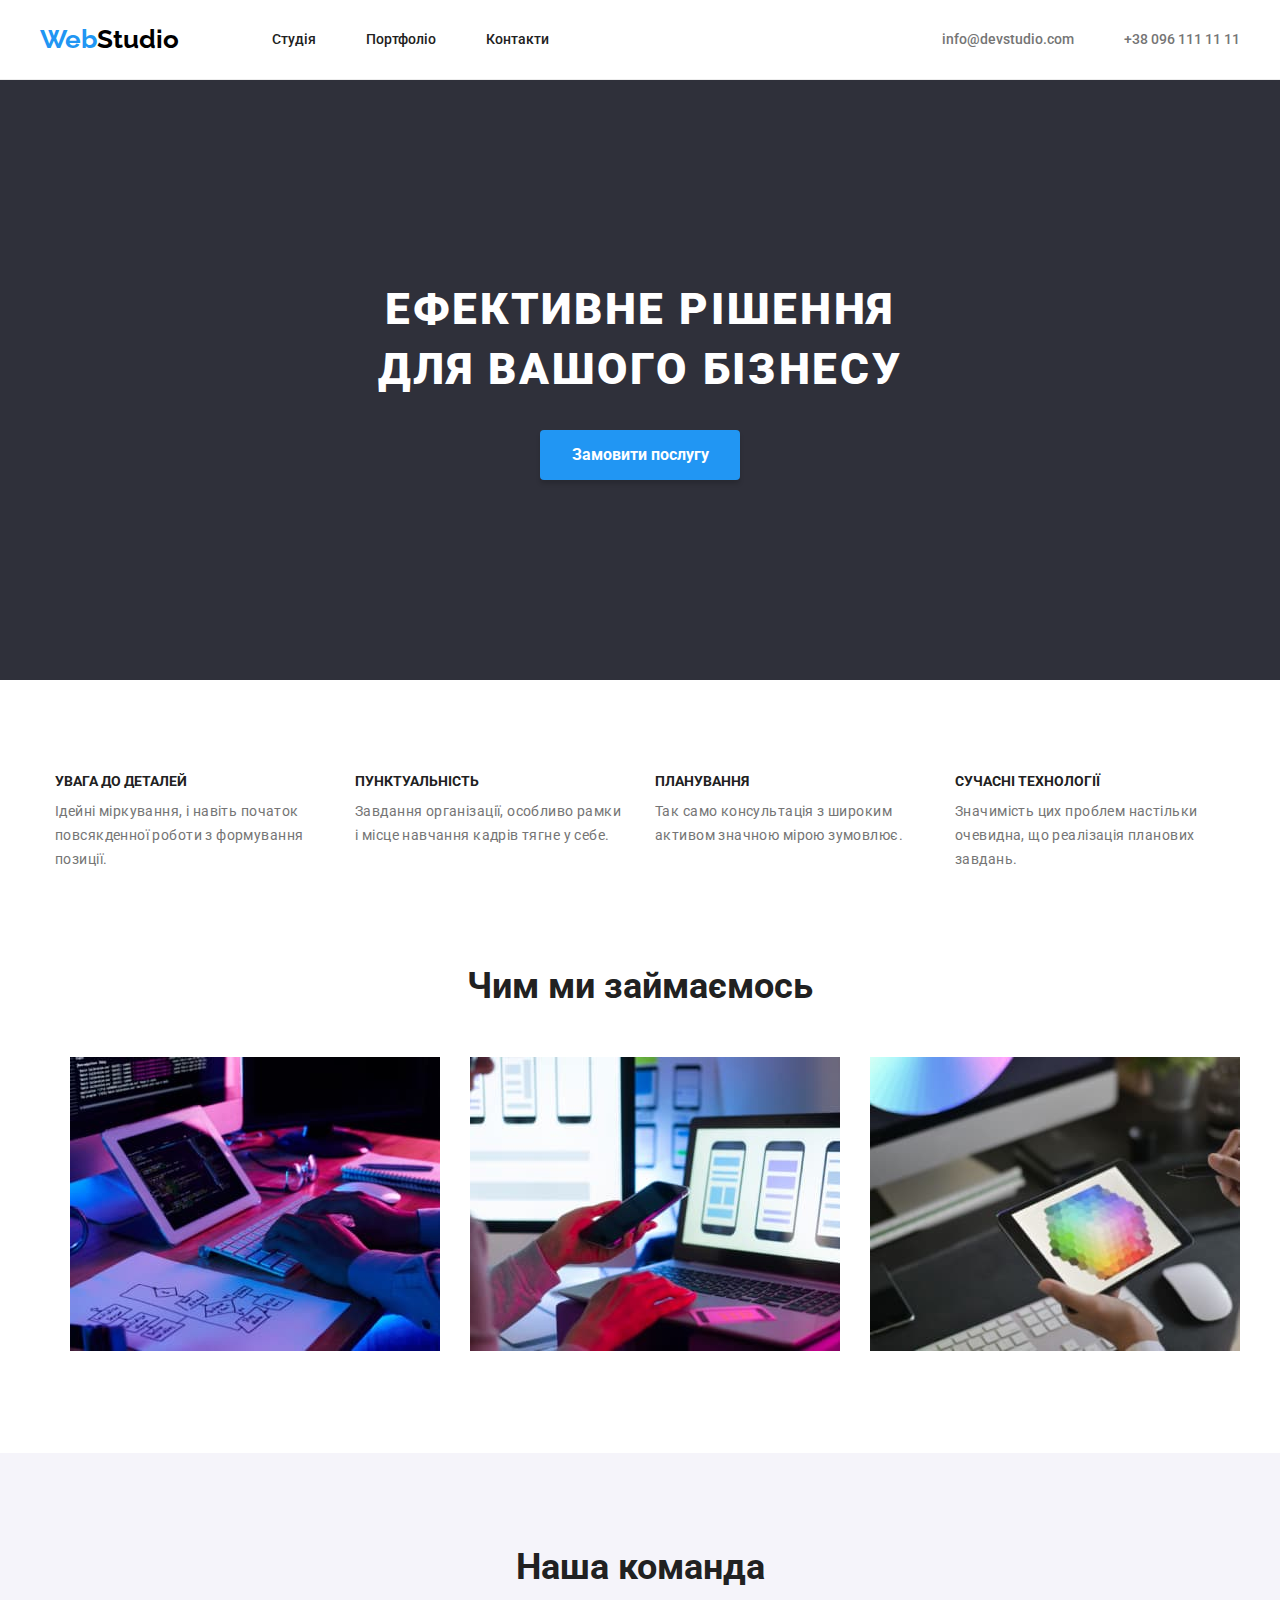
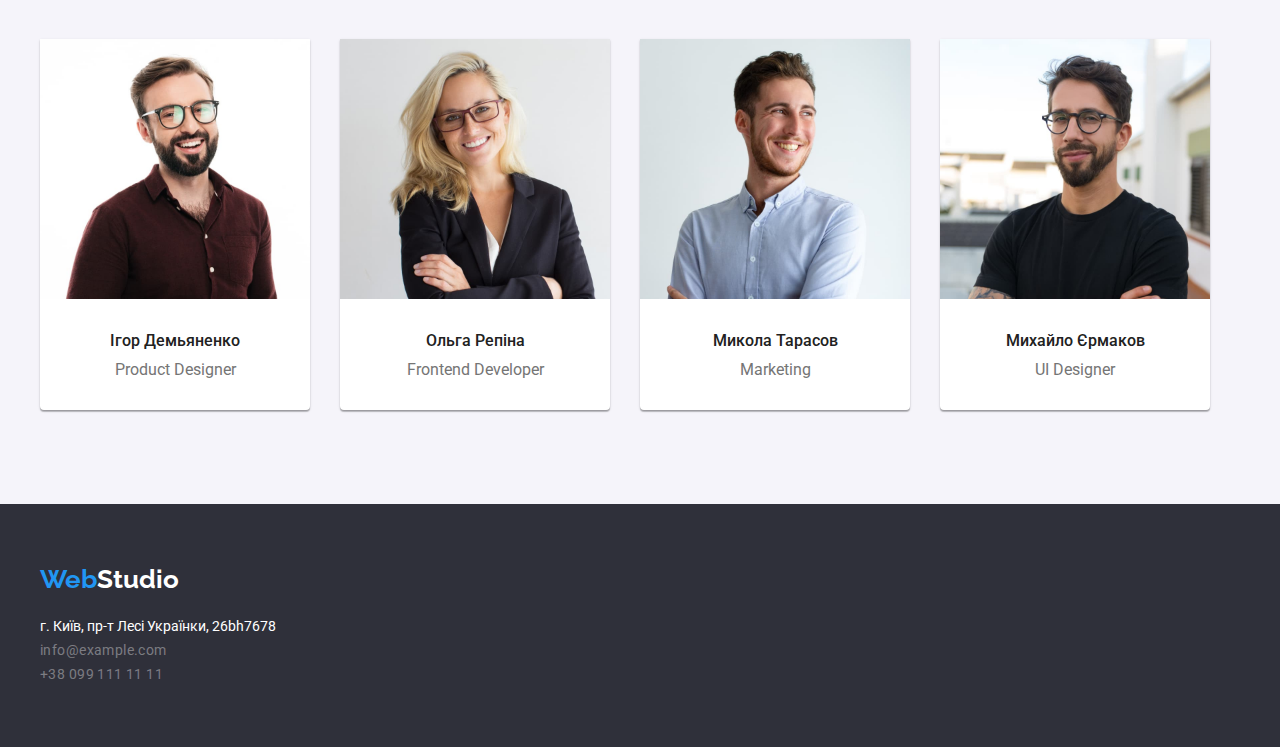
<file: 3/index.html>
<!DOCTYPE html>
<html lang="en">
  <head>
    <meta charset="UTF-8" />
    <meta http-equiv="X-UA-Compatible" content="IE=edge" />
    <meta name="viewport" content="width=device-width, initial-scale=1.0" />
    <link rel="stylesheet" href="css/reset.css">
    <link rel="stylesheet" href="css/styles.css">
    <link rel="preconnect" href="https://fonts.googleapis.com">
    <link rel="preconnect" href="https://fonts.gstatic.com" crossorigin>
    <link href="https://fonts.googleapis.com/css2?family=Raleway:wght@700&family=Roboto:wght@400;500;700;900&display=swap" rel="stylesheet">
    <title>Студія</title>
  </head>
  <body class="body">
    <header class="header">
      <div class="container">
        <div class="header_div">
          <a class="header_logo" href="index.html">
            <span class="logo_blue">Web</span>Studio
          </a>
          <nav>
            <ul class="list_menu">
              <li>
                <a class="menu_link" href="index.html">Студія</a>
              </li>
              <li>
                <a class="menu_link" href="portfolio.html">Портфоліо</a>
              </li>
              <li>
                <a class="menu_link" href="#">Контакти</a>
              </li>
            </ul>
          </nav>
            <ul class="contact_list">
              <li>
                <a class="contact_link" href="mailto:info@devstudio.com">info@devstudio.com</a>
              </li>
              <li>
                <a class="contact_link" href="tel:+380961111111">+38 096 111 11 11</a>
              </li>
            </ul>
        </div>
      </div>
    </header>

    <main>
      <section class="section_biznes">
        <div class="container">
          <h1 class="biznes_title">Ефективне рішення <br> для вашого бізнесу</h1>
          <button type="button" class="biznes_button">Замовити послугу</button>
        </div>
      </section>
      <section class="section_about">
        <div class="container">
          <h2 class="about_title">Про нас</h2>
        <ul class="about_list">
          <li>
            <h3 class="about_list_title">Увага до деталей</h3>
            <p class="about_list_text">
              Ідейні міркування, i навіть початок повсякденної роботи з
              формування позиції.
            </p>
          </li>
          <li>
            <h3 class="about_list_title">Пунктуальність</h3>
            <p class="about_list_text">
              Завдання організації, особливо рамки i місце навчання кадрів тягне
              у себе.
            </p>
          </li>
          <li>
            <h3 class="about_list_title">Планування</h3>
            <p class="about_list_text">
              Так само консультація з широким активом значною мірою зумовлює.
            </p>
          </li>
          <li>
            <h3 class="about_list_title">Сучасні технології</h3>
            <p class="about_list_text">
              Значимість цих проблем настільки очевидна, що реалізація планових
              завдань.
            </p>
          </li>
        </ul>
        </div>
      </section>
      <section class="section_ourwork">
        <div class="container">
          <h2 class="ourwork_title">Чим ми займаємось</h2>
          <ul class="ourwork_list">
            <li>
              <img class="ourwork_foto" height="294" width="370" src="image/code.jpg" alt="пише код за комп'ютером i планшетом"/>
            </li>
            <li>
              <img class="ourwork_foto" height="294" width="370" src="image/pc.jpg" alt="розробляє програму для телефону"/>
            </li>
            <li>
              <img class="ourwork_foto" height="294" width="370" src="image/pc2.jpg" alt="працює за графічним планшетом"/>
            </li>
          </ul>
        </div>
      </section>
      <section class="section_ourteam">
        <div class="container">
          <h2 class="ourteam_title">Наша команда</h2>
          <ul class="ourteam_list">
            <li class="ourteam_item">
              <img height="260" width="270" src="image/igor.jpg" alt="чоловік з бородою ті в окулярах"/>
              <div class="ourteam_meta">
                <h3 class="ourteam_subtitle">Ігор Демьяненко</h3>
                <p class="ourteam_text">Product Designer</p>
              </div>
            </li>
            <li class="ourteam_item">
              <img height="260" width="270" src="image/olga.jpg" alt="дівчина в окулярах з білим волоссям"/>
              <div class="ourteam_meta">
                <h3 class="ourteam_subtitle">Ольга Репіна</h3>
                <p class="ourteam_text">Frontend Developer</p>
              </div>
            </li>
            <li class="ourteam_item">
              <img height="260" width="270" src="image/nikola.jpg" alt="чоловік в блакитній сорочці"/>
              <div class="ourteam_meta">
                <h3 class="ourteam_subtitle">Микола Тарасов</h3>
                <p class="ourteam_text">Marketing</p>
              </div>
            </li>
            <li class="ourteam_item">
              <img height="260" width="270" src="image/misha.jpg" alt="чоловік в окулярах та чорній футболці"/>
                <div class="ourteam_meta">
                  <h3 class="ourteam_subtitle">Михайло Єрмаков</h3>
                  <p class="ourteam_text">UI Designer</p>
                </div>
            </li>
          </ul>
        </div>
      </section>
    </main>

    <footer class="footer">
      <div class="container">
        <a class="footer_logo" href="index.html">
          <span class="logo_blue">Web</span>Studio
        </a>
        <address class="footer_link">
          <ul class="footer_list">
            <li>
              <a class="footer_location" href="https://goo.gl/maps/c5mz45frjLdNAMUc9" target="_blank">г. Київ, пр-т Лесі Українки, 26bh7678</a>
            </li>
            <li>
              <a class="footer_contact" href="mailto:info@example.com">info@example.com</a>
            </li>
            <li>
              <a class="footer_contact" href="tel:+380991111111">+38 099 111 11 11</a>
            </li>
          </ul>
        </address>
      </div>
    </footer> 
  </body>
</html>
</file>
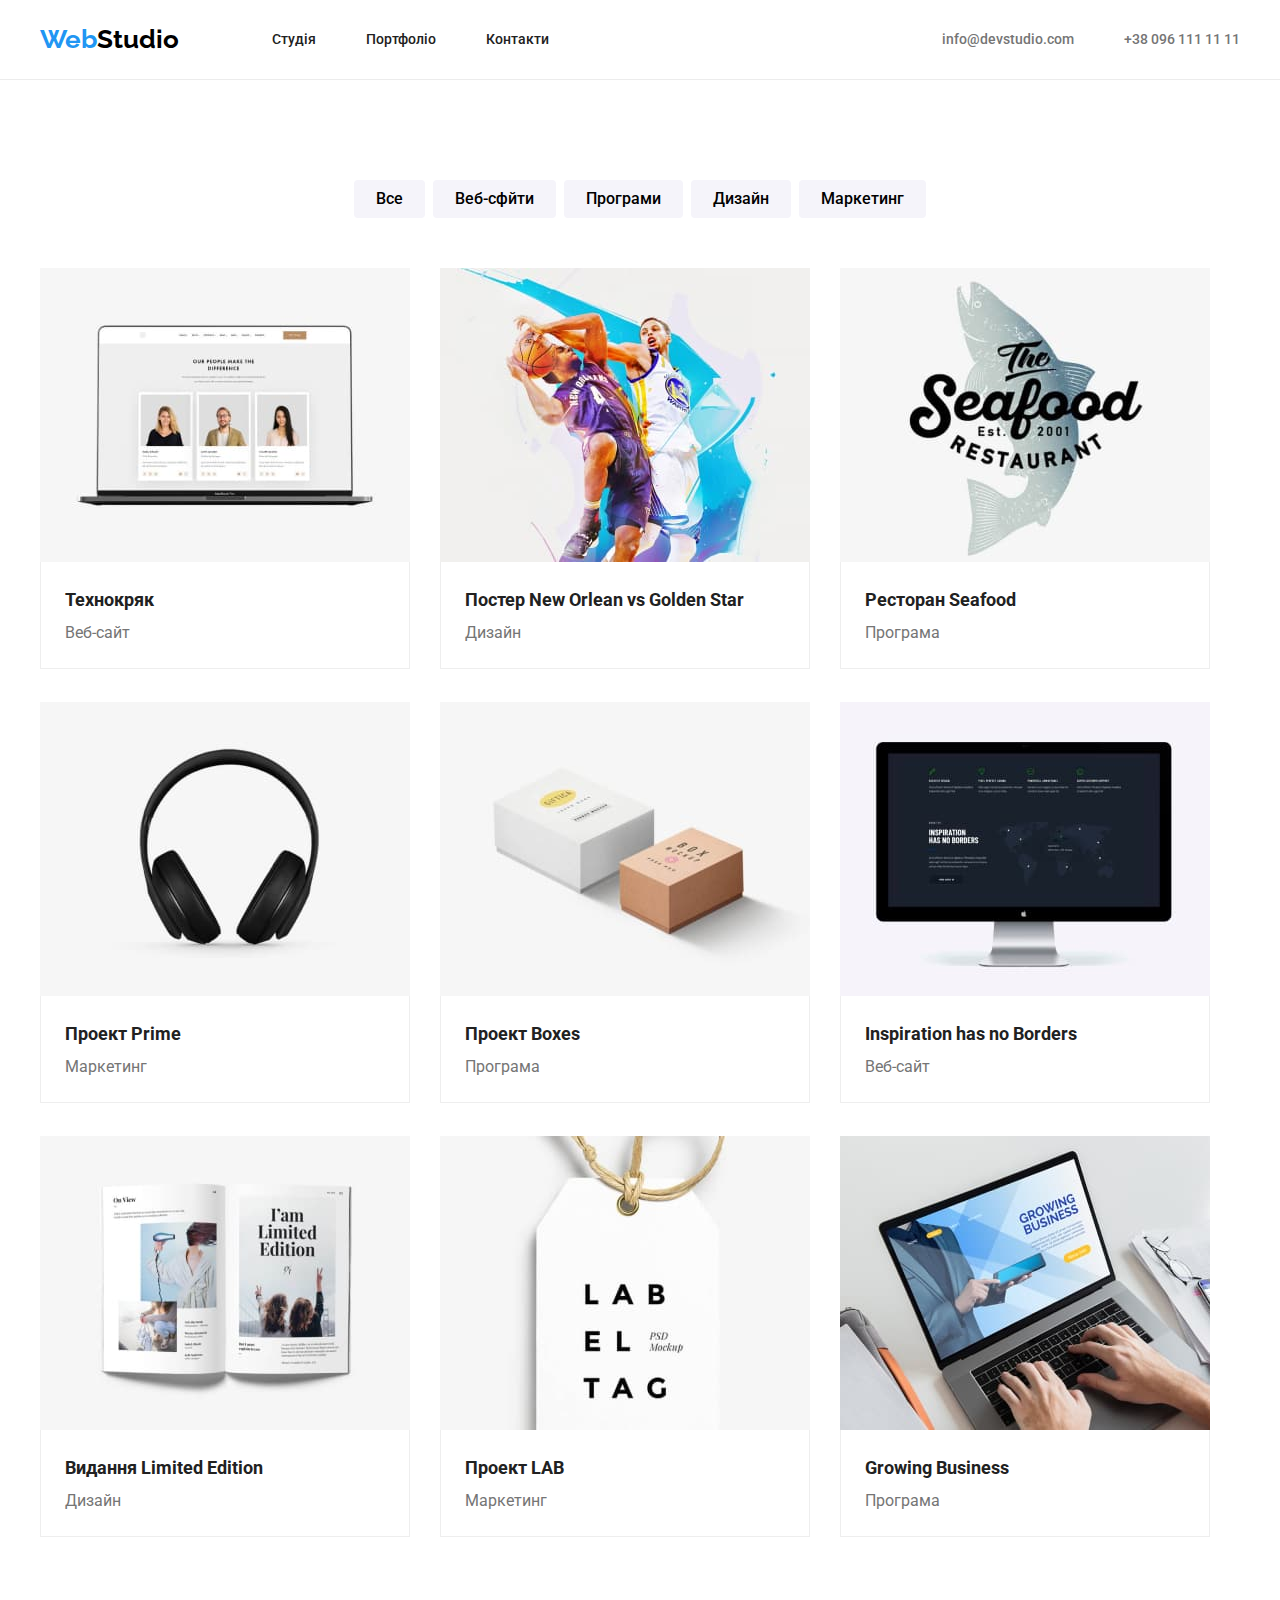
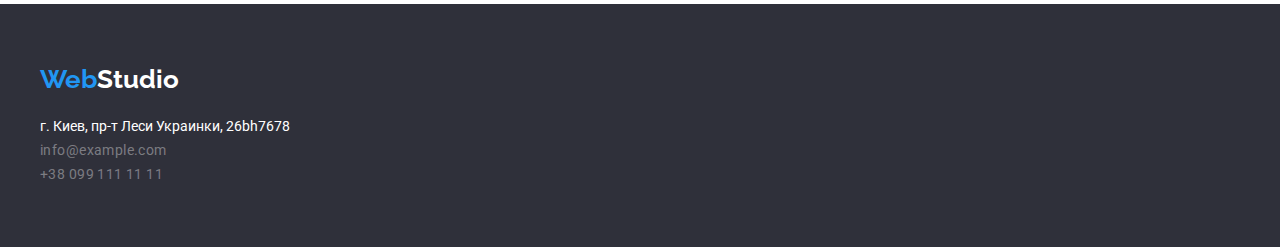
<file: 3/portfolio.html>
<!DOCTYPE html>
<html lang="uk">
  <head>
    <meta charset="UTF-8" />
    <meta http-equiv="X-UA-Compatible" content="IE=edge" />
    <meta name="viewport" content="width=device-width, initial-scale=1.0" />
    <link rel="stylesheet" href="css/reset.css">
    <link rel="stylesheet" href="css/styles.css" />
    <link rel="preconnect" href="https://fonts.googleapis.com" />
    <link rel="preconnect" href="https://fonts.gstatic.com" crossorigin />
    <link
      href="https://fonts.googleapis.com/css2?family=Raleway:wght@700&family=Roboto:wght@400;500;700;900&display=swap"
      rel="stylesheet"
    />
    <title>Portfolio</title>
  </head>
  <body class="body">
    <header class="header">
      <div class="container">
        <div class="header_div">
          <a class="header_logo" href="index.html">
            <span class="logo_blue">Web</span>Studio
          </a>
          <nav>
            <ul class="list_menu">
              <li>
                <a class="menu_link" href="index.html">Студія</a>
              </li>
              <li>
                <a class="menu_link" href="portfolio.html">Портфоліо</a>
              </li>
              <li>
                <a class="menu_link" href="#">Контакти</a>
              </li>
            </ul>
          </nav>
            <ul class="contact_list">
              <li>
                <a class="contact_link" href="mailto:info@devstudio.com">info@devstudio.com</a>
              </li>
              <li>
                <a class="contact_link" href="tel:+380961111111">+38 096 111 11 11</a>
              </li>
            </ul>
        </div>
      </div>
    </header>

    <main>
      <section class="section_categories">
        <div class="container">
          <h2 class="categories_title">Категорії</h2>
          <ul class="categories_list">
            <li>
              <button type="button" class="categories_button">Все</button>
            </li>
            <li>
              <button type="button" class="categories_button">Веб-сфйти</button>
            </li>
            <li>
              <button type="button" class="categories_button">Програми</button>
            </li>
            <li>
              <button type="button" class="categories_button">Дизайн</button>
            </li>
            <li>
              <button type="button" class="categories_button">Маркетинг</button>
            </li>
          </ul>
        </div>
      </section>
      <section class="section_completedworks">
        <div class="container">
          <h2 class="completedworks_title">Виконані роботи</h2>
          <ul class="completedworks_list">
            <li class="completedworks_item">
              <img class="completedworks_foto" height="294" width="370" src="image/tehnopark.jpg" alt="Технокряк"/>
              <div class="completedworks_desk">
                <h3 class="completedworks_subtitle">Технокряк</h3>
                <p class="completedworks_text">Веб-сайт</p>
              </div>
            </li>
            <li class="completedworks_item">
              <img class="completedworks_foto" height="294" width="370" src="image/poster.jpg" alt="Постер New Orlean vs Golden Star"/>
              <div class="completedworks_desk">
                <h3 class="completedworks_subtitle">Постер New Orlean vs Golden Star</h3>
                <p class="completedworks_text">Дизайн</p>
              </div>
            </li>
            <li class="completedworks_item">
              <img class="completedworks_foto" height="294" width="370" src="image/restoran.jpg" alt="Ресторан Seafood"/>
              <div class="completedworks_desk">
                <h3 class="completedworks_subtitle">Ресторан Seafood</h3>
                <p class="completedworks_text">Програма</p>
              </div>
            </li>
            <li class="completedworks_item">
              <img class="completedworks_foto" height="294" width="370" src="image/prime.jpg" alt="Проект Prime"/>
              <div class="completedworks_desk">
                <h3 class="completedworks_subtitle">Проект Prime</h3>
                <p class="completedworks_text">Маркетинг</p>
              </div>
            </li>
            <li class="completedworks_item">
              <img class="completedworks_foto" height="294" width="370" src="image/boxes.jpg" alt="Проект Boxes"/>
              <div class="completedworks_desk">
                <h3 class="completedworks_subtitle">Проект Boxes</h3>
                <p class="completedworks_text">Програма</p>
              </div>
            </li>
            <li class="completedworks_item">
              <img class="completedworks_foto" height="294" width="370" src="image/borders.jpg" alt="Inspiration has no Borders"/>
              <div class="completedworks_desk">
                <h3 class="completedworks_subtitle">Inspiration has no Borders</h3>
                <p class="completedworks_text">Веб-сайт</p>
              </div>
            </li>
            <li class="completedworks_item">
              <img class="completedworks_foto" height="294" width="370" src="image/limited.jpg" alt="Видання Limited Edition"/>
              <div class="completedworks_desk">
                <h3 class="completedworks_subtitle">Видання Limited Edition</h3>
                <p class="completedworks_text">Дизайн</p>
              </div>
            </li>
            <li class="completedworks_item">
              <img class="completedworks_foto" height="294" width="370" src="image/lab.jpg" alt="Проект LAB"/>
              <div class="completedworks_desk">
                <h3 class="completedworks_subtitle">Проект LAB</h3>
                <p class="completedworks_text">Маркетинг</p>
              </div>
            </li>
            <li class="completedworks_item">
              <img class="completedworks_foto" height="294" width="370" src="image/groving.jpg" alt="Growing Business"/>
              <div class="completedworks_desk">
                <h3 class="completedworks_subtitle">Growing Business</h3>
                <p class="completedworks_text">Програма</p>
              </div>
            </li>
          </ul>
        </div>
      </section>
    </main>
    <footer class="footer">
      <div class="container">
        <a class="footer_logo" href="index.html">
          <span class="logo_blue">Web</span>Studio
        </a>
        <address class="footer_link">
          <ul class="footer_list">
            <li>
              <a class="footer_location" href="https://goo.gl/maps/c5mz45frjLdNAMUc9" target="_blank">г. Киев, пр-т Леси Украинки, 26bh7678</a>
            </li>
            <li>
              <a class="footer_contact" href="mailto:info@example.com">info@example.com</a>
            </li>
            <li>
              <a class="footer_contact" href="tel:+380991111111">+38 099 111 11 11</a>
            </li>
          </ul>
        </address>
      </div>
    </footer> 
  </body>
</html>
</file>
<file: 3/css/styles.css>
:root {
    --white: #FFFFFF;
    --black: #000000;
    --blue: #2196F3;
    --gray: #757575;
    --darkgray: #212121;
    --dimwite: #F5F4FA;
    --dimgray: #FFFFFF60;
    --section1: #2F303A;
    --section2: #E5E5E5;
    --section3: #E5E5E5;
    --section4: #F5F4FA;
    --footer: #2F303A;
    --portfoliosection: #E5E5E5;
}

.container {
    max-width: 1200px;
    padding-left: 15px;
    padding-right: 15px;
    margin-left: auto;
    margin-right: auto;
}

.body {
    margin: 0;
    color: var(--wite);
    font-family: 'Roboto', sans-serif;
}

.header {  

    flex-wrap: wrap;
    padding: 24px 0px;
    background-color: var(--white);
}

.header_div {
    align-items: center;
    display: flex;
    flex-wrap: wrap;
}

.header_logo {
    display: block;
    font-weight: 700;
    line-height: 1.19;
    text-decoration: none;
    color: var(--black);
    font-size: 26px;
    font-family: 'Raleway', sans-serif;
    padding-right: 93px;
}

.logo_blue {
    color: var(--blue);
}

.list_menu {    
    gap: 50px;
    display: flex;
    flex-wrap: wrap;
}

.menu_link {
    text-decoration: none;
    font-weight: 500;
    line-height: 1.14;
    font-size: 14px;
    color: var(--darkgray);
}

.menu_link:hover {
    color: var(--blue);
}

.menu_link:focus {
    color: var(--blue);
}

.contact_list {
    margin-left: auto;
    gap: 50px;
    display: flex;
    flex-wrap: wrap;
}

.contact_link {
    text-decoration: none;
    font-weight: 500;
    line-height: 1.14;
    color: var(--gray);
    font-size: 14px;
}

.contact_link:hover {
    color: var(--blue);
}

.contact_link:focus {
    color: var(--blue);
}

.section_biznes {
    display: flex;
    flex-wrap: wrap;
    text-align: center;
    border-top: 1px solid #ECECEC;
    background-color: var(--section1);
    padding: 200px 0px;
    
}

.biznes_button {
    font-family: 'Roboto';
    border: none;
    margin-top: 30px;
    color: var(--white);
    box-shadow: 0px 4px 4px rgba(0, 0, 0, 0.15);
    border-radius: 4px;
    width: 200px;
    height: 50px;
    font-weight: 700;
    font-size: 16px;
    line-height: 1.88;
    cursor: pointer;
    list-style-type: none;
    background-color: var(--blue); 
}

.biznes_title {
    width: 696px;
    height: 120px;
    line-height: 1.36;
    font-size: 44px;
    text-align: center;
    letter-spacing: 0.06em;
    text-transform: uppercase;
    font-weight: 900;
    color: var(--white);

}

.section_about {
    display: flex;
    color: var(--section2);
    padding: 94px 0px;
}

.about_title {
    display: none;

}

.about_list {
    gap: 30px;
    display: flex;
    flex-wrap: wrap;
    
}

.about_list_title {
    margin-bottom: 10px;
    text-transform: uppercase;
    gap: 30px;
    font-weight: 700;
    color: var(--darkgray);
    line-height: 1.14;
    font-size: 14px;
}

.about_list_text {
    width: 270px;
    word-wrap: break-word;
    float: left;
    font-weight: 400;
    color: var(--gray);
    line-height: 1.71;
    font-size: 14px;
    letter-spacing: 0.03em;
}

.section_ourwork {
    padding-bottom: 99px;
    color: var(--section3);

}

.ourwork_title { 
    margin-bottom: 50px;
    text-align: center;
    font-weight: 700;
    color: var(--darkgray);
    line-height: 1.16;
    font-size: 36px;
}

.ourwork_list {
    display: flex;
    flex-wrap: wrap;
    list-style-type: none;
}

.ourwork_foto {
    margin: 0px 0px 0px 30px;
}

.section_ourteam {
    padding: 94px 0px;
    background-color: var(--section4);
}

.ourteam_title {
    margin-bottom: 50px;
    font-family: 'Roboto';
    text-align: center;
    font-weight: 700;
    color: var(--darkgray);
    line-height: 1.16;
    font-size: 36px;
}

.ourteam_list {
    gap: 30px;
    display: flex;
    flex-wrap: wrap;
    align-items: center;
    list-style-type: none;
}

.ourteam_item {
    background-color: var(--white);
    box-shadow: 0px 1px 3px rgba(0, 0, 0, 0.12), 0px 1px 1px rgba(0, 0, 0, 0.14), 0px 2px 1px rgba(0, 0, 0, 0.2);
    border-radius: 0px 0px 4px 4px; 
}

.ourteam_meta {
    padding-top: 30px;
    padding-bottom: 30px;
}

.ourteam_subtitle {
    margin-bottom: 10px;
    text-align: center;
    font-weight: 500;
    color: var(--darkgray);
    line-height: 1.18;
    font-size: 16px;
}

.ourteam_text {
    text-align: center;
    font-weight: 400;
    color: var(--gray);
    line-height: 1.18;
    font-size: 16px;
}


.footer {
    padding-top: 60px;
    padding-bottom: 60px;
    background-color: var(--footer);
}

.footer_logo {
    font-weight: 700;
    line-height: 1.19;
    text-decoration: none;
    color: var(--white);
    font-size: 26px;
    font-family: 'Raleway', sans-serif;
}

.footer_link {
    margin-top: 20px;
}

.footer_list {
    gap: 30px;
}



.footer_location {
    font-style: normal;
    color: var(--white);
    text-decoration: none;
    font-weight: 400;
    font-size: 14px;
    line-height: 1.714;
}

.footer_contact {
    font-style: normal;
    text-decoration: none;
    font-weight: 400;
    line-height: 1.71;
    font-size: 14px;
    color: var(--dimgray);
    letter-spacing: 0.03em;
}

.footer_contact:hover {
    color: var(--blue);
}

.footer_contact:focus {
    color: var(--blue);
}

.section_categories {
    display: flex;
    border-top: 1px solid #ECECEC;
    padding-top: 100px;
    color: var(--portfoliosection);
}

.categories_title {
    display: none;
}

.categories_list {
    gap: 8px;
    list-style-type: none;
    display: flex;
    flex-wrap: wrap;
}

.categories_button {
    padding: 6px 22px 6px 22px;
    background-color: var(--dimwite);
    border-radius: 4px;
    list-style-type: none;
    font-family: 'Roboto';
    border: none;
    font-weight: 500;
    font-size: 16px;
    line-height: 1.62;
    cursor: pointer;
    list-style-type: none;
}

.categories_button:hover {
    background-color: var(--blue);
}

.categories_button:focus {
    background-color: var(--blue);
}

.section_completedworks {
    color: var(--portfoliosection);
    padding-top: 50px;
    padding-bottom: 64px;
}

.completedworks_title {
    display: none;
}

.completedworks_list { 
    display: flex;
    flex-wrap: wrap;
    gap: 30px;
}

.completedworks_item {
    background-color: var(--white);
    width: 370px;
    height: 404px;
}

.completedworks_foto {
    display: block;
}

.completedworks_desk {
    padding: 20px 24px;
    border: 1px solid #EEEEEE;
    border-top: none; 
}

.completedworks_subtitle {
    width: 322px;
    height: 36px;
    font-weight: 700;
    color: var(--darkgray);
    line-height: 2;
    font-size: 18px;
}

.completedworks_text {
    margin: 0;
    width: 322px;
    height: 30px;
    font-weight: 400;
    color: var(--gray);
    line-height: 1.87;
    font-size: 16px;
}
</file>
